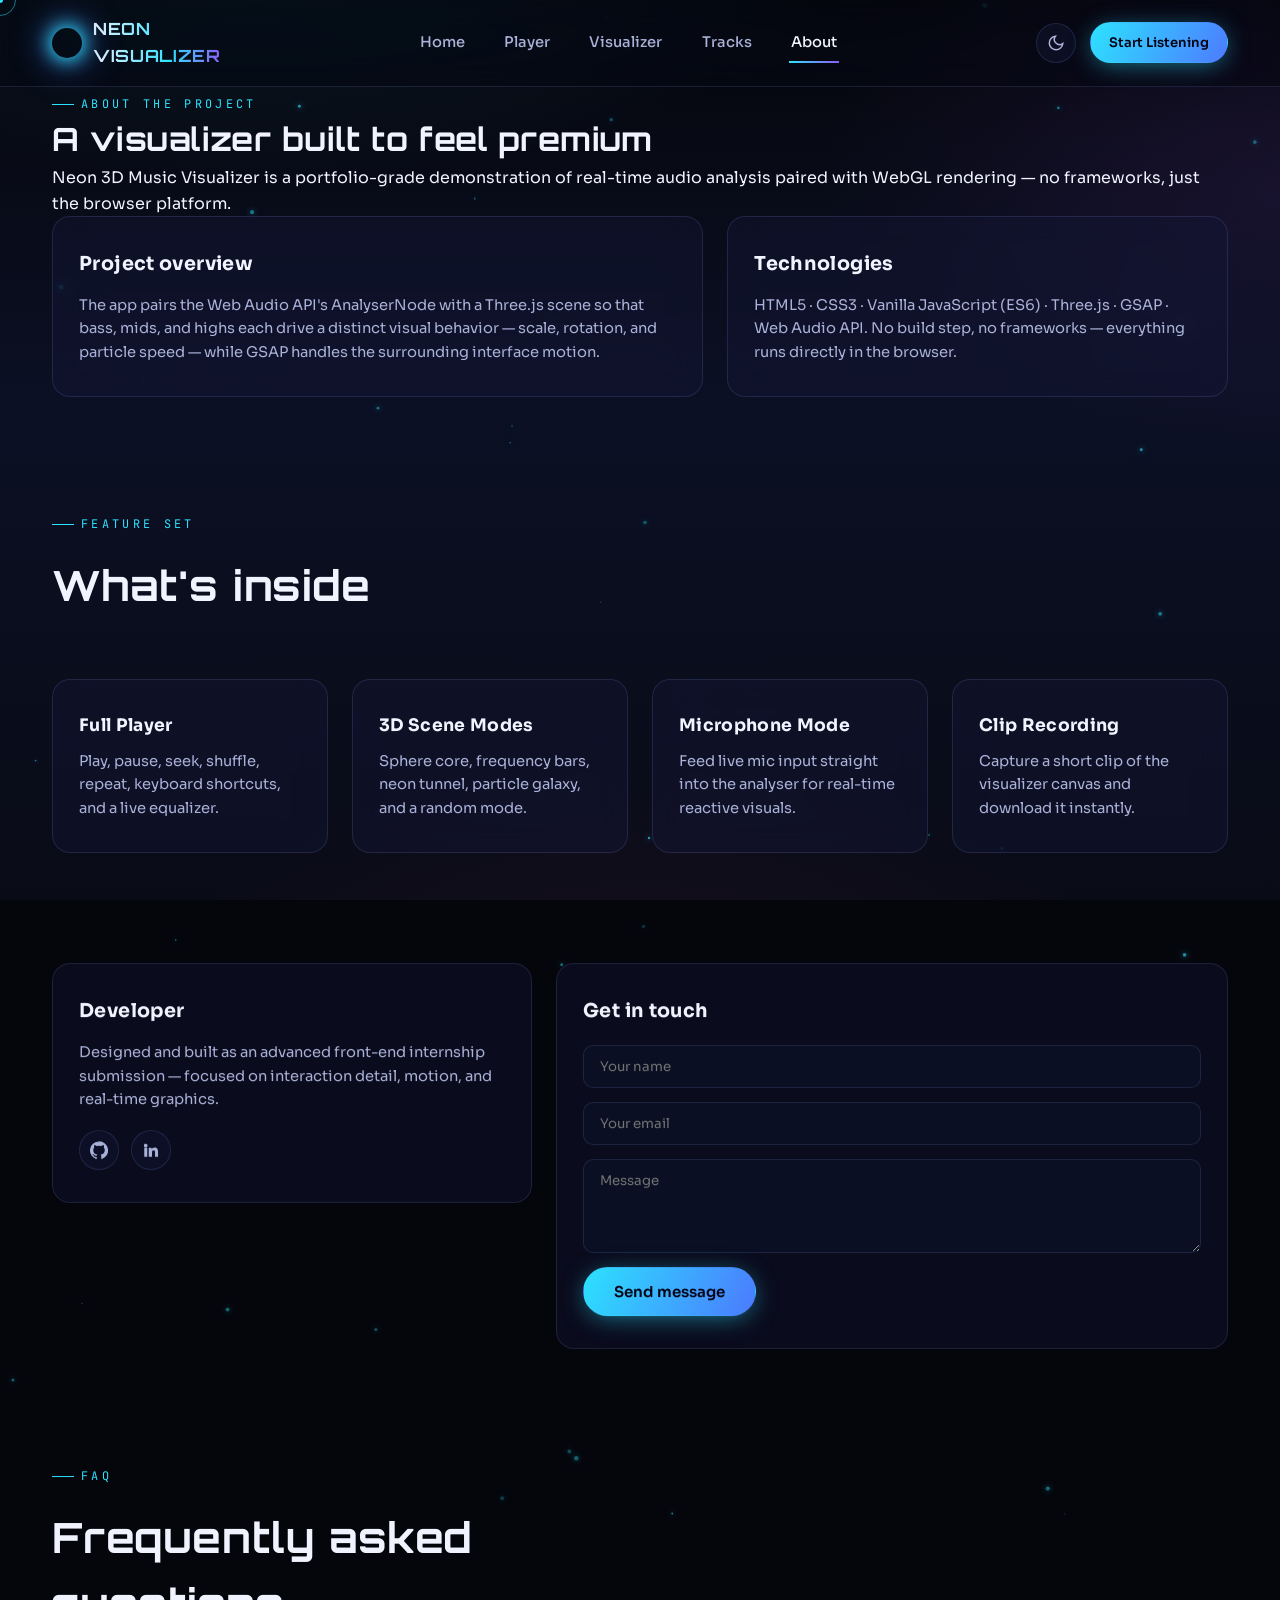
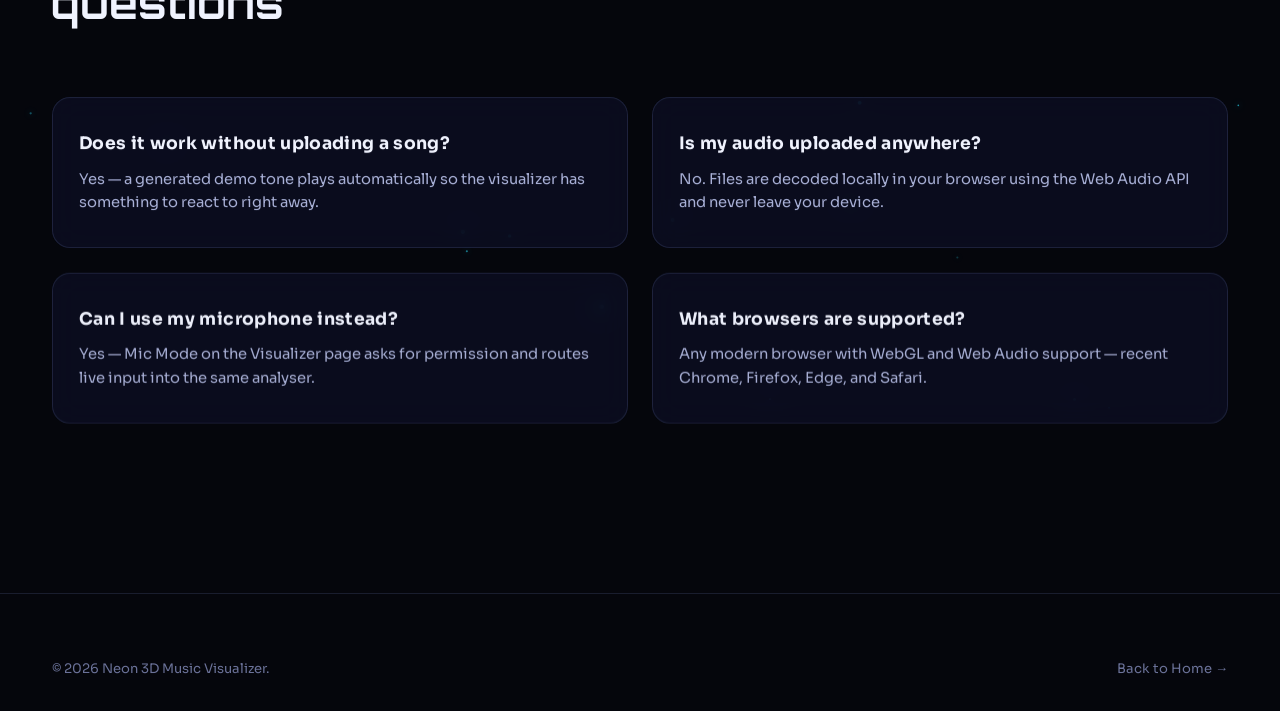
<file: about.html>
<!DOCTYPE html>
<html lang="en" data-theme="blue" data-mode="dark">
<head>
<meta charset="UTF-8">
<meta name="viewport" content="width=device-width, initial-scale=1.0">
<title>About — Neon 3D Music Visualizer</title>
<link rel="stylesheet" href="css/style.css">
<link rel="stylesheet" href="css/responsive.css">
</head>
<body>

<div id="loader"><div class="loader-ring"></div><div class="loader-pct mono" id="loader-pct">Loading 0%</div></div>
<canvas id="bg-particles"></canvas>
<div id="cursor-dot"></div><div id="cursor-ring"></div>

<header class="site-nav">
  <div class="nav-inner">
    <a href="index.html" class="logo"><span class="logo-mark"></span><span>NEON<br>VISUALIZER</span></a>
    <nav class="nav-links">
      <a href="index.html">Home</a>
      <a href="player.html">Player</a>
      <a href="visualizer.html">Visualizer</a>
      <a href="tracks.html">Tracks</a>
      <a href="about.html" class="active">About</a>
    </nav>
    <div class="nav-actions">
      <button class="icon-btn" id="mode-toggle" title="Toggle light/dark">
        <svg viewBox="0 0 24 24" fill="none" stroke="currentColor" stroke-width="2"><path d="M21 12.79A9 9 0 1111.21 3 7 7 0 0021 12.79z"/></svg>
      </button>
      <a href="player.html" class="btn btn-primary btn-sm">Start Listening</a>
      <button class="hamburger" id="hamburger"><span></span><span></span><span></span></button>
    </div>
  </div>
</header>
<div class="menu-scrim" id="menu-scrim"></div>
<nav class="mobile-menu" id="mobile-menu">
  <a href="index.html">Home</a>
  <a href="player.html">Player</a>
  <a href="visualizer.html">Visualizer</a>
  <a href="tracks.html">Tracks</a>
  <a href="about.html">About</a>
</nav>

<div class="wrap page-head reveal">
  <span class="eyebrow">About the project</span>
  <h1>A visualizer built to feel premium</h1>
  <p>Neon 3D Music Visualizer is a portfolio-grade demonstration of real-time audio analysis paired with WebGL rendering — no frameworks, just the browser platform.</p>
</div>

<section class="section" style="padding-top:0;">
  <div class="wrap">
    <div class="card-grid" style="grid-template-columns:1.3fr 1fr;gap:24px;">
      <div class="glass-card reveal">
        <h3 style="font-size:1.2rem;margin-bottom:14px;">Project overview</h3>
        <p>The app pairs the Web Audio API's AnalyserNode with a Three.js scene so that bass, mids, and highs each drive a distinct visual behavior — scale, rotation, and particle speed — while GSAP handles the surrounding interface motion.</p>
      </div>
      <div class="glass-card reveal">
        <h3 style="font-size:1.2rem;margin-bottom:14px;">Technologies</h3>
        <p>HTML5 · CSS3 · Vanilla JavaScript (ES6) · Three.js · GSAP · Web Audio API. No build step, no frameworks — everything runs directly in the browser.</p>
      </div>
    </div>
  </div>
</section>

<section class="section" style="padding-top:0;">
  <div class="wrap">
    <div class="section-head reveal">
      <span class="eyebrow">Feature set</span>
      <h2>What's inside</h2>
    </div>
    <div class="card-grid">
      <div class="glass-card reveal"><h3>Full Player</h3><p>Play, pause, seek, shuffle, repeat, keyboard shortcuts, and a live equalizer.</p></div>
      <div class="glass-card reveal"><h3>3D Scene Modes</h3><p>Sphere core, frequency bars, neon tunnel, particle galaxy, and a random mode.</p></div>
      <div class="glass-card reveal"><h3>Microphone Mode</h3><p>Feed live mic input straight into the analyser for real-time reactive visuals.</p></div>
      <div class="glass-card reveal"><h3>Clip Recording</h3><p>Capture a short clip of the visualizer canvas and download it instantly.</p></div>
    </div>
  </div>
</section>

<section class="section" style="padding-top:0;">
  <div class="wrap">
    <div class="card-grid" style="grid-template-columns:1fr 1.4fr;gap:24px;align-items:start;">
      <div class="glass-card reveal">
        <h3 style="font-size:1.2rem;margin-bottom:14px;">Developer</h3>
        <p style="margin-bottom:18px;">Designed and built as an advanced front-end internship submission — focused on interaction detail, motion, and real-time graphics.</p>
        <div class="social-row">
          <a href="#" class="icon-btn" title="GitHub"><svg viewBox="0 0 24 24" fill="currentColor"><path d="M12 .5a12 12 0 00-3.79 23.39c.6.11.82-.26.82-.58v-2c-3.34.73-4.04-1.61-4.04-1.61-.55-1.39-1.34-1.76-1.34-1.76-1.09-.75.08-.73.08-.73 1.21.08 1.85 1.24 1.85 1.24 1.07 1.84 2.81 1.31 3.5 1 .11-.78.42-1.31.76-1.61-2.67-.3-5.47-1.33-5.47-5.93 0-1.31.47-2.38 1.24-3.22-.12-.3-.54-1.52.12-3.18 0 0 1.01-.32 3.3 1.23a11.5 11.5 0 016 0c2.29-1.55 3.3-1.23 3.3-1.23.66 1.66.24 2.88.12 3.18.77.84 1.24 1.91 1.24 3.22 0 4.61-2.81 5.63-5.49 5.92.43.37.81 1.1.81 2.22v3.29c0 .32.22.7.83.58A12 12 0 0012 .5z"/></svg></a>
          <a href="#" class="icon-btn" title="LinkedIn"><svg viewBox="0 0 24 24" fill="currentColor"><path d="M4.98 3.5a2.5 2.5 0 11-.02 5 2.5 2.5 0 01.02-5zM3 9h4v12H3zM9 9h3.8v1.7h.05c.53-1 1.83-2.05 3.77-2.05 4.03 0 4.77 2.65 4.77 6.1V21h-4v-5.6c0-1.34-.03-3.06-1.87-3.06-1.87 0-2.16 1.46-2.16 2.96V21H9z"/></svg></a>
        </div>
      </div>
      <div class="glass-card reveal" id="contact">
        <h3 style="font-size:1.2rem;margin-bottom:18px;">Get in touch</h3>
        <form id="contact-form" style="display:flex;flex-direction:column;gap:14px;">
          <input required type="text" placeholder="Your name" style="background:var(--navy-1);border:1px solid var(--glass-brd);border-radius:10px;padding:12px 16px;color:var(--text-hi);">
          <input required type="email" placeholder="Your email" style="background:var(--navy-1);border:1px solid var(--glass-brd);border-radius:10px;padding:12px 16px;color:var(--text-hi);">
          <textarea required placeholder="Message" rows="4" style="background:var(--navy-1);border:1px solid var(--glass-brd);border-radius:10px;padding:12px 16px;color:var(--text-hi);resize:vertical;"></textarea>
          <button type="submit" class="btn btn-primary" style="align-self:flex-start;">Send message</button>
        </form>
      </div>
    </div>
  </div>
</section>

<section class="section" id="faq" style="padding-top:0;">
  <div class="wrap">
    <div class="section-head reveal">
      <span class="eyebrow">FAQ</span>
      <h2>Frequently asked questions</h2>
    </div>
    <div class="card-grid" style="grid-template-columns:1fr 1fr;">
      <div class="glass-card reveal"><h3>Does it work without uploading a song?</h3><p>Yes — a generated demo tone plays automatically so the visualizer has something to react to right away.</p></div>
      <div class="glass-card reveal"><h3>Is my audio uploaded anywhere?</h3><p>No. Files are decoded locally in your browser using the Web Audio API and never leave your device.</p></div>
      <div class="glass-card reveal"><h3>Can I use my microphone instead?</h3><p>Yes — Mic Mode on the Visualizer page asks for permission and routes live input into the same analyser.</p></div>
      <div class="glass-card reveal"><h3>What browsers are supported?</h3><p>Any modern browser with WebGL and Web Audio support — recent Chrome, Firefox, Edge, and Safari.</p></div>
    </div>
  </div>
</section>

<footer class="site-footer">
  <div class="wrap footer-bottom">
    <span>© 2026 Neon 3D Music Visualizer.</span>
    <a href="index.html">Back to Home →</a>
  </div>
</footer>

<div id="toast-stack"></div>
<button id="back-to-top" title="Back to top"><svg viewBox="0 0 24 24" fill="none" stroke="currentColor" stroke-width="2" width="18" height="18"><path d="M12 19V5M5 12l7-7 7 7"/></svg></button>

<script src="https://cdnjs.cloudflare.com/ajax/libs/gsap/3.12.5/gsap.min.js"></script>
<script src="js/theme.js"></script>
<script src="js/app.js"></script>
<script>
document.getElementById('contact-form').addEventListener('submit', function(e){
  e.preventDefault();
  showToast('Message sent — thanks for reaching out!');
  this.reset();
});
</script>
</body>
</html>
</file>
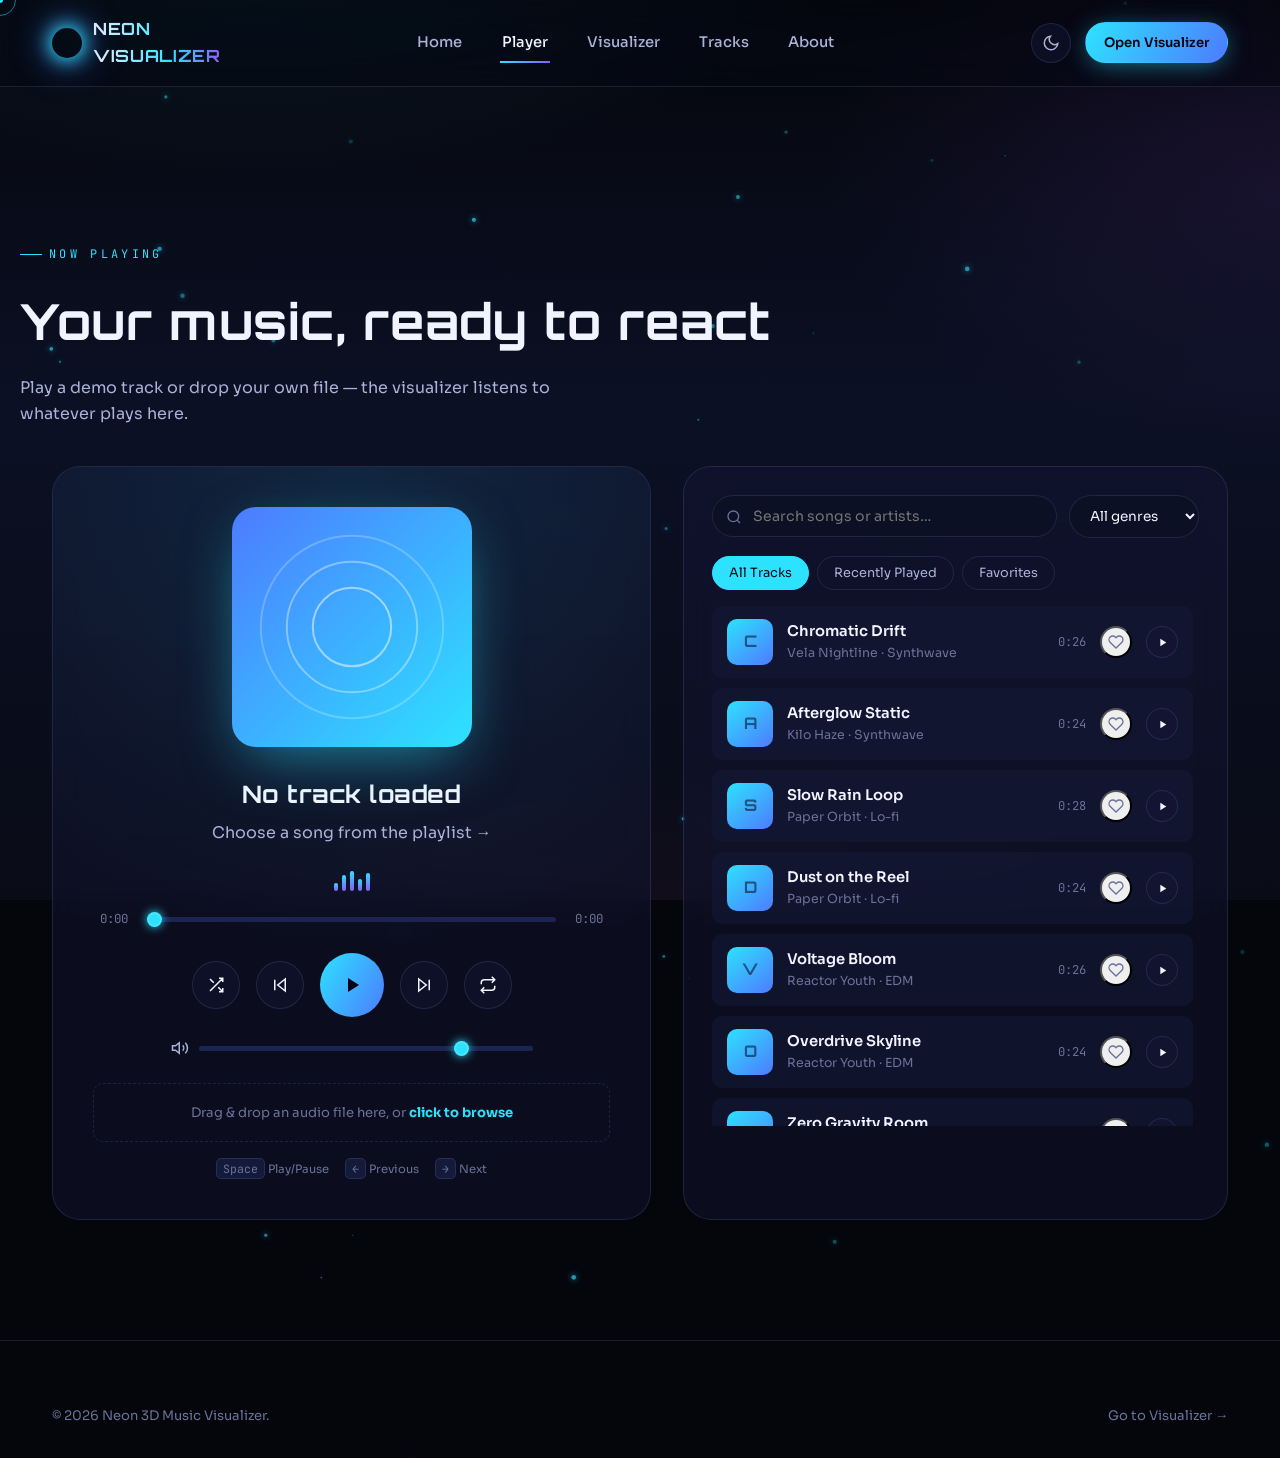
<file: player.html>
<!DOCTYPE html>
<html lang="en" data-theme="blue" data-mode="dark">
<head>
<meta charset="UTF-8">
<meta name="viewport" content="width=device-width, initial-scale=1.0">
<title>Player — Neon 3D Music Visualizer</title>
<link rel="stylesheet" href="css/style.css">
<link rel="stylesheet" href="css/player.css">
<link rel="stylesheet" href="css/responsive.css">
</head>
<body>

<div id="loader"><div class="loader-ring"></div><div class="loader-pct mono" id="loader-pct">Loading 0%</div></div>
<canvas id="bg-particles"></canvas>
<div id="cursor-dot"></div><div id="cursor-ring"></div>

<header class="site-nav">
  <div class="nav-inner">
    <a href="index.html" class="logo"><span class="logo-mark"></span><span>NEON<br>VISUALIZER</span></a>
    <nav class="nav-links">
      <a href="index.html">Home</a>
      <a href="player.html" class="active">Player</a>
      <a href="visualizer.html">Visualizer</a>
      <a href="tracks.html">Tracks</a>
      <a href="about.html">About</a>
    </nav>
    <div class="nav-actions">
      <button class="icon-btn" id="mode-toggle" title="Toggle light/dark">
        <svg viewBox="0 0 24 24" fill="none" stroke="currentColor" stroke-width="2"><path d="M21 12.79A9 9 0 1111.21 3 7 7 0 0021 12.79z"/></svg>
      </button>
      <a href="visualizer.html" class="btn btn-primary btn-sm">Open Visualizer</a>
      <button class="hamburger" id="hamburger"><span></span><span></span><span></span></button>
    </div>
  </div>
</header>
<div class="menu-scrim" id="menu-scrim"></div>
<nav class="mobile-menu" id="mobile-menu">
  <a href="index.html">Home</a>
  <a href="player.html">Player</a>
  <a href="visualizer.html">Visualizer</a>
  <a href="tracks.html">Tracks</a>
  <a href="about.html">About</a>
</nav>

<div class="wrap page-head reveal">
  <span class="eyebrow">Now Playing</span>
  <h1>Your music, ready to react</h1>
  <p>Play a demo track or drop your own file — the visualizer listens to whatever plays here.</p>
</div>

<div class="wrap player-layout">
  <!-- NOW PLAYING -->
  <div class="now-playing reveal">
    <div class="album-art" id="album-art"><canvas id="album-canvas"></canvas></div>
    <h2 id="track-title">No track loaded</h2>
    <p id="track-artist">Choose a song from the playlist →</p>

    <div class="mini-eq paused" id="mini-eq"><span></span><span></span><span></span><span></span><span></span></div>

    <div class="seek-row">
      <span class="time mono" id="time-current">0:00</span>
      <input type="range" id="seek-bar" min="0" max="100" value="0">
      <span class="time mono" id="time-duration">0:00</span>
    </div>

    <div class="transport">
      <button id="btn-shuffle" title="Shuffle"><svg viewBox="0 0 24 24" fill="none" stroke="currentColor" stroke-width="2"><path d="M16 3h5v5M4 20L21 3M21 16v5h-5M4 4l5 5M15 15l6 6"/></svg></button>
      <button id="btn-prev" title="Previous"><svg viewBox="0 0 24 24" fill="none" stroke="currentColor" stroke-width="2"><path d="M19 20L9 12l10-8v16zM5 19V5"/></svg></button>
      <button id="btn-play" class="play-btn" title="Play / Pause (Space)"><svg id="play-icon" viewBox="0 0 24 24" fill="currentColor"><path d="M8 5v14l11-7z"/></svg></button>
      <button id="btn-next" title="Next"><svg viewBox="0 0 24 24" fill="none" stroke="currentColor" stroke-width="2"><path d="M5 4l10 8-10 8V4zM19 5v14"/></svg></button>
      <button id="btn-repeat" title="Repeat"><svg viewBox="0 0 24 24" fill="none" stroke="currentColor" stroke-width="2"><path d="M17 1l4 4-4 4M3 11V9a4 4 0 014-4h14M7 23l-4-4 4-4M21 13v2a4 4 0 01-4 4H3"/></svg></button>
    </div>

    <div class="vol-row">
      <svg viewBox="0 0 24 24" fill="none" stroke="currentColor" stroke-width="2"><path d="M11 5L6 9H2v6h4l5 4V5zM19.07 4.93a10 10 0 010 14.14M15.54 8.46a5 5 0 010 7.07"/></svg>
      <input type="range" id="vol-bar" min="0" max="100" value="80">
    </div>

    <div class="upload-drop" id="upload-drop">
      Drag &amp; drop an audio file here, or <b style="color:var(--accent)">click to browse</b>
      <input type="file" id="file-input" accept="audio/*" hidden>
    </div>

    <div class="kbd-hint">
      <span><kbd>Space</kbd> Play/Pause</span>
      <span><kbd>←</kbd> Previous</span>
      <span><kbd>→</kbd> Next</span>
    </div>
  </div>

  <!-- PLAYLIST -->
  <div class="playlist-panel reveal">
    <div class="playlist-tools">
      <div class="search-box">
        <svg viewBox="0 0 24 24" fill="none" stroke="currentColor" stroke-width="2"><circle cx="11" cy="11" r="8"/><path d="M21 21l-4.3-4.3"/></svg>
        <input type="text" id="song-search" placeholder="Search songs or artists…">
      </div>
      <select id="genre-filter">
        <option value="all">All genres</option>
        <option value="Synthwave">Synthwave</option>
        <option value="Lo-fi">Lo-fi</option>
        <option value="EDM">EDM</option>
        <option value="Ambient">Ambient</option>
        <option value="Cyberpunk">Cyberpunk</option>
      </select>
    </div>

    <div class="tab-row">
      <button class="tab-btn active" data-tab="all">All Tracks</button>
      <button class="tab-btn" data-tab="recent">Recently Played</button>
      <button class="tab-btn" data-tab="favorites">Favorites</button>
    </div>

    <div class="song-list" id="song-list"></div>
  </div>
</div>

<footer class="site-footer">
  <div class="wrap footer-bottom">
    <span>© 2026 Neon 3D Music Visualizer.</span>
    <a href="visualizer.html">Go to Visualizer →</a>
  </div>
</footer>

<div id="toast-stack"></div>
<button id="back-to-top" title="Back to top"><svg viewBox="0 0 24 24" fill="none" stroke="currentColor" stroke-width="2" width="18" height="18"><path d="M12 19V5M5 12l7-7 7 7"/></svg></button>

<script src="https://cdnjs.cloudflare.com/ajax/libs/gsap/3.12.5/gsap.min.js"></script>
<script src="js/theme.js"></script>
<script src="js/app.js"></script>
<script src="js/audio.js"></script>
<script src="js/player.js"></script>
</body>
</html>
</file>
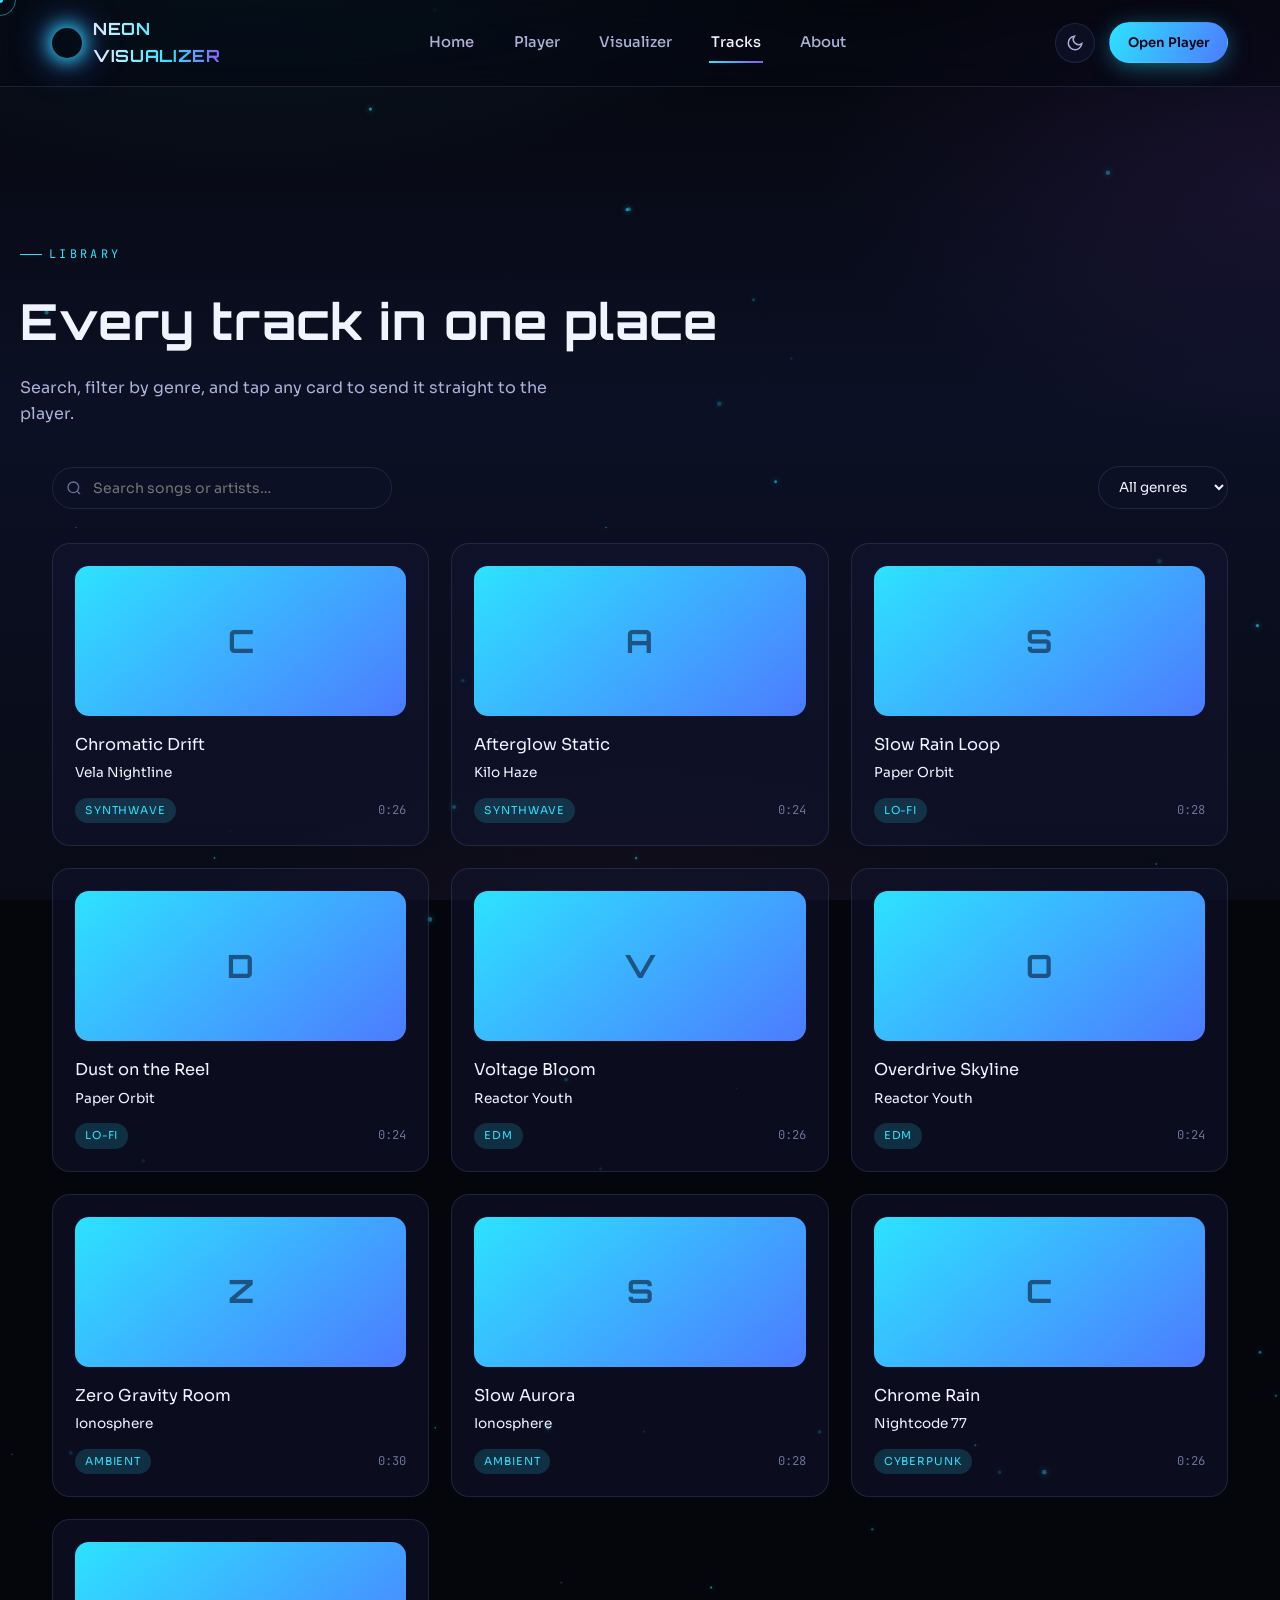
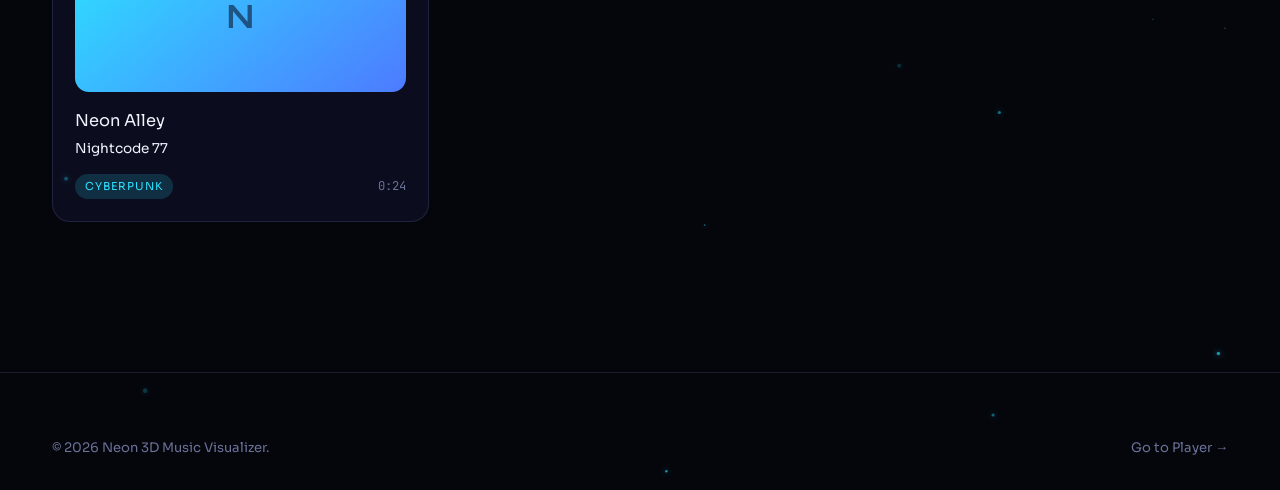
<file: tracks.html>
<!DOCTYPE html>
<html lang="en" data-theme="blue" data-mode="dark">
<head>
<meta charset="UTF-8">
<meta name="viewport" content="width=device-width, initial-scale=1.0">
<title>Tracks — Neon 3D Music Visualizer</title>
<link rel="stylesheet" href="css/style.css">
<link rel="stylesheet" href="css/player.css">
<link rel="stylesheet" href="css/responsive.css">
</head>
<body>

<div id="loader"><div class="loader-ring"></div><div class="loader-pct mono" id="loader-pct">Loading 0%</div></div>
<canvas id="bg-particles"></canvas>
<div id="cursor-dot"></div><div id="cursor-ring"></div>

<header class="site-nav">
  <div class="nav-inner">
    <a href="index.html" class="logo"><span class="logo-mark"></span><span>NEON<br>VISUALIZER</span></a>
    <nav class="nav-links">
      <a href="index.html">Home</a>
      <a href="player.html">Player</a>
      <a href="visualizer.html">Visualizer</a>
      <a href="tracks.html" class="active">Tracks</a>
      <a href="about.html">About</a>
    </nav>
    <div class="nav-actions">
      <button class="icon-btn" id="mode-toggle" title="Toggle light/dark">
        <svg viewBox="0 0 24 24" fill="none" stroke="currentColor" stroke-width="2"><path d="M21 12.79A9 9 0 1111.21 3 7 7 0 0021 12.79z"/></svg>
      </button>
      <a href="player.html" class="btn btn-primary btn-sm">Open Player</a>
      <button class="hamburger" id="hamburger"><span></span><span></span><span></span></button>
    </div>
  </div>
</header>
<div class="menu-scrim" id="menu-scrim"></div>
<nav class="mobile-menu" id="mobile-menu">
  <a href="index.html">Home</a>
  <a href="player.html">Player</a>
  <a href="visualizer.html">Visualizer</a>
  <a href="tracks.html">Tracks</a>
  <a href="about.html">About</a>
</nav>

<div class="wrap page-head reveal">
  <span class="eyebrow">Library</span>
  <h1>Every track in one place</h1>
  <p>Search, filter by genre, and tap any card to send it straight to the player.</p>
</div>

<div class="wrap">
  <div class="tracks-toolbar reveal">
    <div class="search-box" style="max-width:340px;">
      <svg viewBox="0 0 24 24" fill="none" stroke="currentColor" stroke-width="2"><circle cx="11" cy="11" r="8"/><path d="M21 21l-4.3-4.3"/></svg>
      <input type="text" id="song-search" placeholder="Search songs or artists…">
    </div>
    <select id="genre-filter">
      <option value="all">All genres</option>
      <option value="Synthwave">Synthwave</option>
      <option value="Lo-fi">Lo-fi</option>
      <option value="EDM">EDM</option>
      <option value="Ambient">Ambient</option>
      <option value="Cyberpunk">Cyberpunk</option>
    </select>
  </div>
  <div class="track-grid reveal" id="track-grid"></div>
</div>

<footer class="site-footer">
  <div class="wrap footer-bottom">
    <span>© 2026 Neon 3D Music Visualizer.</span>
    <a href="player.html">Go to Player →</a>
  </div>
</footer>

<div id="toast-stack"></div>
<button id="back-to-top" title="Back to top"><svg viewBox="0 0 24 24" fill="none" stroke="currentColor" stroke-width="2" width="18" height="18"><path d="M12 19V5M5 12l7-7 7 7"/></svg></button>

<script src="https://cdnjs.cloudflare.com/ajax/libs/gsap/3.12.5/gsap.min.js"></script>
<script src="js/theme.js"></script>
<script src="js/app.js"></script>
<script src="js/audio.js"></script>
<script src="js/tracks.js"></script>
</body>
</html>
</file>
<file: css/style.css>
/* ==========================================================================
   NEON 3D MUSIC VISUALIZER — CORE STYLESHEET
   Design tokens, reset, layout primitives, shared components
   ========================================================================== */

@import url('https://fonts.googleapis.com/css2?family=Orbitron:wght@500;700;900&family=Sora:wght@300;400;500;600;700&family=JetBrains+Mono:wght@400;500;600&display=swap');

:root {
  /* -- Palette -------------------------------------------------------- */
  --void:        #05060c;
  --void-soft:   #090b16;
  --navy-1:      #0b1024;
  --navy-2:      #141a3a;
  --navy-3:      #1c2452;

  --cyan:        #2de2ff;
  --cyan-dim:    #16a3c4;
  --purple:      #a855f7;
  --purple-dim:  #6d28d9;
  --pink:        #ff4fa3;
  --pink-dim:    #c22d78;

  --text-hi:     #f1f4ff;
  --text-mid:    #aab2d8;
  --text-low:    #6b7299;

  --glass-bg:    rgba(20, 24, 55, 0.45);
  --glass-brd:   rgba(150, 170, 255, 0.14);

  /* -- Theme accent (overridden by theme.js) --------------------------- */
  --accent: var(--cyan);
  --accent-2: var(--purple);
  --accent-3: var(--pink);

  /* -- Type ------------------------------------------------------------ */
  --f-display: 'Orbitron', sans-serif;
  --f-body: 'Sora', sans-serif;
  --f-mono: 'JetBrains Mono', monospace;

  /* -- Elevation / motion ----------------------------------------------- */
  --radius-sm: 10px;
  --radius-md: 18px;
  --radius-lg: 28px;
  --ease-out: cubic-bezier(.16,.84,.44,1);
  --dur: .45s;
}

/* Theme variants — data-theme set on <html> and persisted via localStorage */
html[data-theme="blue"]   { --accent:#2de2ff; --accent-2:#4d7bff; --accent-3:#8b5cf6; }
html[data-theme="purple"] { --accent:#a855f7; --accent-2:#7c3aed; --accent-3:#d946ef; }
html[data-theme="pink"]   { --accent:#ff4fa3; --accent-2:#ff2d95; --accent-3:#ff8dc7; }
html[data-theme="green"]  { --accent:#39ff9e; --accent-2:#0fdc9e; --accent-3:#8bff5a; }
html[data-theme="orange"] { --accent:#ff9142; --accent-2:#ff5f2e; --accent-3:#ffc65c; }

html[data-mode="light"] {
  --void:#eef1fb; --void-soft:#e6e9f9; --navy-1:#dfe3f7; --navy-2:#d3d8f3; --navy-3:#c6cdf0;
  --text-hi:#0c0e1c; --text-mid:#3c4270; --text-low:#6a7099;
  --glass-bg: rgba(255,255,255,0.55); --glass-brd: rgba(60,70,140,0.16);
}

* { margin:0; padding:0; box-sizing:border-box; }
html { scroll-behavior:smooth; }

body {
  background: var(--void);
  color: var(--text-hi);
  font-family: var(--f-body);
  font-weight: 400;
  line-height: 1.6;
  overflow-x: hidden;
  min-height: 100vh;
  transition: background var(--dur) var(--ease-out), color var(--dur) var(--ease-out);
}

body::before {
  content:'';
  position:fixed; inset:0;
  background:
    radial-gradient(ellipse 80% 50% at 20% -10%, rgba(45,226,255,0.10), transparent 60%),
    radial-gradient(ellipse 60% 50% at 100% 20%, rgba(168,85,247,0.10), transparent 60%),
    radial-gradient(ellipse 70% 60% at 50% 120%, rgba(255,79,163,0.08), transparent 60%),
    linear-gradient(180deg, var(--void) 0%, var(--navy-1) 45%, var(--void-soft) 100%);
  z-index:-3; pointer-events:none;
}

a { color:inherit; text-decoration:none; }
ul { list-style:none; }
img { max-width:100%; display:block; }
button, input, select, textarea { font-family:inherit; color:inherit; }

.mono { font-family: var(--f-mono); }
h1,h2,h3,h4 { font-family: var(--f-display); letter-spacing:.02em; }

.wrap {
  max-width: 1240px;
  margin: 0 auto;
  padding: 0 32px;
}

.eyebrow {
  font-family: var(--f-mono);
  font-size: .74rem;
  letter-spacing: .28em;
  text-transform: uppercase;
  color: var(--accent);
  display:inline-flex;
  align-items:center;
  gap:.6em;
}
.eyebrow::before {
  content:'';
  width:22px; height:1px;
  background: var(--accent);
  display:inline-block;
}

/* -- Canvas background layers (particles / stars) -------------------- */
#bg-particles, #bg-stars {
  position: fixed; inset:0; z-index:-2; pointer-events:none;
}

/* ==========================================================================
   NAVIGATION
   ========================================================================== */
.site-nav {
  position: sticky; top:0; z-index:200;
  backdrop-filter: blur(16px) saturate(140%);
  background: rgba(6,8,18,0.55);
  border-bottom: 1px solid var(--glass-brd);
  transition: background var(--dur);
}
html[data-mode="light"] .site-nav { background: rgba(240,242,255,0.6); }

.nav-inner {
  max-width: 1240px; margin:0 auto; padding: 16px 32px;
  display:flex; align-items:center; justify-content:space-between;
  gap: 24px;
}

.logo {
  display:flex; align-items:center; gap:.65em;
  font-family: var(--f-display); font-weight:700;
  font-size: 1.05rem; letter-spacing:.04em;
  white-space: nowrap;
}
.logo-mark {
  width: 30px; height:30px; border-radius:50%;
  position:relative; flex-shrink:0;
  background: radial-gradient(circle at 35% 30%, #fff, var(--accent) 40%, var(--accent-2) 75%, transparent 100%);
  box-shadow: 0 0 18px 2px var(--accent), 0 0 34px 6px color-mix(in srgb, var(--accent-2) 60%, transparent);
  animation: pulse-logo 2.6s ease-in-out infinite;
}
@keyframes pulse-logo {
  0%,100% { transform:scale(1); }
  50% { transform:scale(1.14); }
}
.logo span { background: linear-gradient(90deg, var(--text-hi), var(--accent) 60%, var(--accent-3));
  -webkit-background-clip:text; background-clip:text; color:transparent; }

.nav-links {
  display:flex; align-items:center; gap: 2.2rem;
}
.nav-links a {
  font-size:.92rem; font-weight:500; color: var(--text-mid);
  position:relative; padding: 6px 2px;
  transition: color .25s;
}
.nav-links a::after {
  content:''; position:absolute; left:0; bottom:-2px; width:0; height:2px;
  background: linear-gradient(90deg,var(--accent),var(--accent-3));
  transition: width .3s var(--ease-out);
}
.nav-links a:hover, .nav-links a.active { color: var(--text-hi); }
.nav-links a:hover::after, .nav-links a.active::after { width:100%; }

.nav-actions { display:flex; align-items:center; gap:14px; }

.icon-btn {
  width:40px; height:40px; border-radius:50%;
  display:flex; align-items:center; justify-content:center;
  background: var(--glass-bg); border:1px solid var(--glass-brd);
  cursor:pointer; transition: all .25s var(--ease-out);
  color: var(--text-mid);
}
.icon-btn:hover { color: var(--accent); border-color: var(--accent); box-shadow:0 0 14px color-mix(in srgb, var(--accent) 40%, transparent); transform: translateY(-2px); }
.icon-btn svg { width:18px; height:18px; }

.hamburger { display:none; flex-direction:column; gap:5px; width:40px; height:40px; align-items:center; justify-content:center; background:none; border:none; cursor:pointer; }
.hamburger span { width:22px; height:2px; background: var(--text-hi); border-radius:2px; transition: all .3s var(--ease-out); }
.hamburger.open span:nth-child(1) { transform: translateY(7px) rotate(45deg); }
.hamburger.open span:nth-child(2) { opacity:0; }
.hamburger.open span:nth-child(3) { transform: translateY(-7px) rotate(-45deg); }

.mobile-menu {
  position: fixed; inset: 0 0 0 auto; width:min(78vw, 320px); height:100vh;
  background: var(--void-soft); border-left:1px solid var(--glass-brd);
  z-index: 300; padding: 100px 32px 40px;
  transform: translateX(100%); transition: transform .4s var(--ease-out);
  display:flex; flex-direction:column; gap:1.6rem;
}
.mobile-menu.open { transform: translateX(0); }
.mobile-menu a { font-family: var(--f-display); font-size:1.1rem; color: var(--text-hi); }
.menu-scrim { position:fixed; inset:0; background:rgba(0,0,0,.5); z-index:290; opacity:0; pointer-events:none; transition:opacity .3s; backdrop-filter: blur(2px); }
.menu-scrim.open { opacity:1; pointer-events:auto; }

/* ==========================================================================
   BUTTONS
   ========================================================================== */
.btn {
  display:inline-flex; align-items:center; justify-content:center; gap:.6em;
  font-family: var(--f-body); font-weight:600; font-size:.94rem;
  padding: 14px 30px; border-radius: 100px; cursor:pointer;
  border:1px solid transparent; transition: all .3s var(--ease-out);
  position:relative; overflow:hidden; white-space:nowrap;
}
.btn-primary {
  background: linear-gradient(115deg, var(--accent), var(--accent-2));
  color:#040414; box-shadow: 0 4px 24px -4px color-mix(in srgb, var(--accent) 55%, transparent);
}
.btn-primary:hover { transform: translateY(-3px); box-shadow: 0 10px 34px -6px color-mix(in srgb, var(--accent) 70%, transparent); }
.btn-ghost {
  background: var(--glass-bg); border-color: var(--glass-brd); color: var(--text-hi);
  backdrop-filter: blur(10px);
}
.btn-ghost:hover { border-color: var(--accent); color: var(--accent); transform: translateY(-3px); }
.btn-sm { padding: 9px 18px; font-size:.82rem; }
.btn-icon-only { width:52px; height:52px; padding:0; border-radius:50%; }

/* ==========================================================================
   HERO
   ========================================================================== */
.hero {
  position:relative; min-height: 92vh; display:flex; align-items:center;
  padding: 140px 0 80px; overflow:hidden;
}
.hero-grid {
  display:grid; grid-template-columns: 1.1fr .9fr; gap: 60px; align-items:center;
  width:100%;
}
.hero-copy .eyebrow { margin-bottom: 22px; }
.hero-title {
  font-size: clamp(2.6rem, 6vw, 4.6rem); line-height:1.04; font-weight:900;
  margin-bottom: 26px;
}
.hero-title .line { display:block; overflow:hidden; }
.hero-title .grad {
  background: linear-gradient(100deg, var(--cyan), var(--purple) 55%, var(--pink));
  -webkit-background-clip:text; background-clip:text; color:transparent;
  filter: drop-shadow(0 0 22px color-mix(in srgb, var(--accent) 45%, transparent));
}
.hero-sub {
  font-size: 1.15rem; color: var(--text-mid); max-width: 480px; margin-bottom: 40px;
}
.hero-actions { display:flex; gap:18px; flex-wrap:wrap; margin-bottom:56px; }

.hero-stats { display:flex; gap: 42px; }
.hero-stats .stat b {
  display:block; font-family: var(--f-mono); font-size:1.7rem; color: var(--text-hi);
}
.hero-stats .stat span { font-size:.78rem; color: var(--text-low); letter-spacing:.04em; text-transform:uppercase; }

.hero-orb-stage {
  position:relative; aspect-ratio: 1/1; display:flex; align-items:center; justify-content:center;
}
#hero-orb-canvas { width:100%; height:100%; }

.scroll-indicator {
  position:absolute; bottom: 30px; left:50%; transform: translateX(-50%);
  display:flex; flex-direction:column; align-items:center; gap:8px;
  color: var(--text-low); font-family: var(--f-mono); font-size:.72rem; letter-spacing:.2em;
}
.scroll-indicator .stick { width:1px; height:34px; background: linear-gradient(var(--accent), transparent); animation: scrolldrop 1.8s ease-in-out infinite; }
@keyframes scrolldrop { 0% { transform:scaleY(0); transform-origin:top; } 50% { transform:scaleY(1); transform-origin:top; } 51% { transform-origin:bottom; } 100% { transform:scaleY(0); transform-origin:bottom; } }

/* ==========================================================================
   FEATURE CARDS
   ========================================================================== */
.section { padding: 110px 0; position:relative; }
.section-head { max-width: 620px; margin-bottom: 60px; }
.section-head h2 { font-size: clamp(1.8rem,3.4vw,2.6rem); margin-top:18px; }
.section-head p { color: var(--text-mid); margin-top:16px; font-size:1.05rem; }

.card-grid { display:grid; grid-template-columns: repeat(4, 1fr); gap: 24px; }

.glass-card {
  background: var(--glass-bg); border:1px solid var(--glass-brd);
  border-radius: var(--radius-md); padding: 32px 26px;
  backdrop-filter: blur(14px); position:relative; overflow:hidden;
  transition: transform .4s var(--ease-out), border-color .4s;
}
.glass-card::before {
  content:''; position:absolute; inset:-1px; border-radius: inherit; padding:1px;
  background: linear-gradient(140deg, var(--accent), transparent 40%);
  -webkit-mask: linear-gradient(#000 0 0) content-box, linear-gradient(#000 0 0);
  -webkit-mask-composite: xor; mask-composite: exclude;
  opacity:0; transition: opacity .4s;
}
.glass-card:hover { transform: translateY(-8px); }
.glass-card:hover::before { opacity:1; }

.card-icon {
  width:52px; height:52px; border-radius: 14px; margin-bottom: 20px;
  display:flex; align-items:center; justify-content:center;
  background: linear-gradient(140deg, color-mix(in srgb, var(--accent) 22%, transparent), color-mix(in srgb, var(--accent-2) 12%, transparent));
  border: 1px solid var(--glass-brd); color: var(--accent);
}
.card-icon svg { width:26px; height:26px; }
.glass-card h3 { font-size: 1.08rem; margin-bottom: 10px; font-family: var(--f-body); font-weight:700; }
.glass-card p { color: var(--text-mid); font-size: .92rem; }

/* ==========================================================================
   THEME SWATCH ROW (used on home + settings)
   ========================================================================== */
.theme-row { display:flex; gap: 14px; flex-wrap:wrap; }
.theme-dot {
  width: 42px; height:42px; border-radius:50%; cursor:pointer; position:relative;
  border: 2px solid transparent; transition: all .25s var(--ease-out);
}
.theme-dot.active { border-color: var(--text-hi); transform: scale(1.1); }
.theme-dot[data-t="blue"]   { background: radial-gradient(circle at 35% 30%,#fff,#2de2ff,#4d7bff); }
.theme-dot[data-t="purple"] { background: radial-gradient(circle at 35% 30%,#fff,#a855f7,#7c3aed); }
.theme-dot[data-t="pink"]   { background: radial-gradient(circle at 35% 30%,#fff,#ff4fa3,#ff2d95); }
.theme-dot[data-t="green"]  { background: radial-gradient(circle at 35% 30%,#fff,#39ff9e,#0fdc9e); }
.theme-dot[data-t="orange"] { background: radial-gradient(circle at 35% 30%,#fff,#ff9142,#ff5f2e); }

/* ==========================================================================
   CTA BAND
   ========================================================================== */
.cta-band {
  border-radius: var(--radius-lg); padding: 70px 60px; text-align:center;
  background: linear-gradient(140deg, color-mix(in srgb, var(--accent) 14%, var(--navy-2)), color-mix(in srgb, var(--accent-3) 10%, var(--navy-1)));
  border: 1px solid var(--glass-brd); position:relative; overflow:hidden;
}
.cta-band h2 { font-size: clamp(1.7rem,3.4vw,2.5rem); margin-bottom:18px; }
.cta-band p { color: var(--text-mid); max-width:520px; margin:0 auto 34px; }

/* ==========================================================================
   FOOTER
   ========================================================================== */
.site-footer { padding: 64px 0 32px; border-top: 1px solid var(--glass-brd); margin-top:60px; }
.footer-grid { display:grid; grid-template-columns: 1.4fr 1fr 1fr 1fr; gap: 40px; margin-bottom: 50px; }
.footer-grid h4 { font-size:.82rem; text-transform:uppercase; letter-spacing:.14em; color: var(--text-low); margin-bottom:18px; }
.footer-grid a, .footer-grid p { color: var(--text-mid); font-size:.92rem; display:block; margin-bottom:10px; }
.footer-grid a:hover { color: var(--accent); }
.footer-bottom { display:flex; justify-content:space-between; align-items:center; flex-wrap:wrap; gap:14px; color: var(--text-low); font-size:.82rem; }
.social-row { display:flex; gap:12px; }

/* ==========================================================================
   TOASTS
   ========================================================================== */
#toast-stack { position:fixed; bottom:26px; right:26px; z-index:999; display:flex; flex-direction:column; gap:10px; }
.toast {
  background: var(--glass-bg); border:1px solid var(--glass-brd); backdrop-filter: blur(14px);
  padding: 14px 20px; border-radius: var(--radius-sm); font-size:.88rem;
  display:flex; align-items:center; gap:10px; min-width:220px;
  box-shadow: 0 10px 30px -8px rgba(0,0,0,.5);
  animation: toast-in .35s var(--ease-out);
  border-left: 3px solid var(--accent);
}
@keyframes toast-in { from { transform: translateX(30px); opacity:0; } to { transform:translateX(0); opacity:1; } }
.toast.out { animation: toast-out .3s var(--ease-out) forwards; }
@keyframes toast-out { to { transform: translateX(30px); opacity:0; } }

/* ==========================================================================
   LOADING SCREEN
   ========================================================================== */
#loader {
  position:fixed; inset:0; z-index:1000; background: var(--void);
  display:flex; flex-direction:column; align-items:center; justify-content:center; gap:22px;
  transition: opacity .6s var(--ease-out), visibility .6s;
}
#loader.hidden { opacity:0; visibility:hidden; pointer-events:none; }
.loader-ring { width:64px; height:64px; border-radius:50%; border:2px solid var(--glass-brd); border-top-color: var(--accent); animation: spin 1s linear infinite; }
@keyframes spin { to { transform: rotate(360deg); } }
.loader-pct { font-family: var(--f-mono); color: var(--text-mid); font-size:.85rem; letter-spacing:.1em; }

/* ==========================================================================
   SCROLLBAR + CURSOR + BACK TO TOP + RIPPLE
   ========================================================================== */
::-webkit-scrollbar { width:10px; }
::-webkit-scrollbar-track { background: var(--void-soft); }
::-webkit-scrollbar-thumb { background: linear-gradient(var(--accent), var(--accent-2)); border-radius:6px; }

#cursor-dot, #cursor-ring { position:fixed; top:0; left:0; pointer-events:none; z-index:998; border-radius:50%; transform:translate(-50%,-50%); }
#cursor-dot { width:6px; height:6px; background: var(--accent); }
#cursor-ring { width:32px; height:32px; border:1px solid var(--accent); opacity:.5; transition: width .2s, height .2s; }
@media (hover:none) { #cursor-dot, #cursor-ring { display:none; } }

#back-to-top {
  position:fixed; bottom:26px; left:26px; z-index:150;
  width:46px; height:46px; border-radius:50%;
  background: var(--glass-bg); border:1px solid var(--glass-brd); backdrop-filter: blur(10px);
  color: var(--text-hi); cursor:pointer; display:flex; align-items:center; justify-content:center;
  opacity:0; pointer-events:none; transform: translateY(10px);
  transition: all .35s var(--ease-out);
}
#back-to-top.show { opacity:1; pointer-events:auto; transform:translateY(0); }
#back-to-top:hover { border-color: var(--accent); color: var(--accent); }

.ripple { position:absolute; border-radius:50%; background: rgba(255,255,255,.35); transform:scale(0); animation: ripple .6s linear; pointer-events:none; }
@keyframes ripple { to { transform:scale(3.5); opacity:0; } }

/* reveal-on-scroll base state (GSAP toggles .in-view) */
.reveal { opacity:0; transform: translateY(34px); }
.reveal.in-view { opacity:1; transform:none; }

@media (prefers-reduced-motion: reduce) {
  * { animation-duration:.001ms !important; animation-iteration-count:1 !important; transition-duration:.001ms !important; scroll-behavior:auto !important; }
}
</file>
<file: css/responsive.css>
/* ==========================================================================
   RESPONSIVE RULES
   ========================================================================== */

@media (max-width: 1080px) {
  .card-grid { grid-template-columns: repeat(2, 1fr); }
  .track-grid { grid-template-columns: repeat(2, 1fr); }
  .footer-grid { grid-template-columns: 1fr 1fr; }
  .player-layout { grid-template-columns: 1fr; }
}

@media (max-width: 900px) {
  .nav-links { display:none; }
  .hamburger { display:flex; }
  .hero-grid { grid-template-columns: 1fr; }
  .hero-orb-stage { order:-1; max-width:320px; margin:0 auto; }
  .hero-stats { gap:26px; }
}

@media (max-width: 640px) {
  .wrap { padding:0 20px; }
  .nav-inner { padding:14px 20px; }
  .card-grid { grid-template-columns: 1fr; }
  .track-grid { grid-template-columns: 1fr; }
  .footer-grid { grid-template-columns: 1fr 1fr; gap:26px; }
  .hero { padding: 120px 0 60px; min-height:auto; }
  .hero-actions { flex-direction:column; }
  .hero-actions .btn { width:100%; }
  .cta-band { padding: 50px 24px; }
  .now-playing { padding:26px; }
  .album-art { width:190px; height:190px; }
  .vol-row { width:100%; }
  .viz-hud { padding: 96px 16px 16px; }
  .mode-rail { justify-content:flex-start; overflow-x:auto; padding-bottom:6px; }
  .hud-bottom { flex-direction:column; align-items:stretch; }
  .viz-source-panel { justify-content:space-between; }
  #back-to-top { left:16px; bottom:16px; }
  #toast-stack { right:16px; bottom:16px; left:16px; }
  .toast { min-width:0; }
}
</file>
<file: css/player.css>
/* ==========================================================================
   PLAYER + TRACKS STYLES
   ========================================================================== */

.page-head { padding: 150px 0 40px; }
.page-head .eyebrow { margin-bottom: 18px; }
.page-head h1 { font-size: clamp(2rem,4.2vw,3.1rem); }
.page-head p { color: var(--text-mid); margin-top:14px; max-width:560px; }

.player-layout {
  display:grid; grid-template-columns: 1.1fr 1fr; gap: 32px;
  padding-bottom: 60px;
}

/* -- Now playing panel ------------------------------------------------- */
.now-playing {
  background: var(--glass-bg); border:1px solid var(--glass-brd); border-radius: var(--radius-lg);
  padding: 40px; backdrop-filter: blur(16px); position:relative; overflow:hidden;
  display:flex; flex-direction:column; align-items:center; text-align:center;
}
.now-playing::after {
  content:''; position:absolute; inset:0; z-index:-1; opacity:.5;
  background: radial-gradient(circle at 50% 0%, color-mix(in srgb, var(--accent) 20%, transparent), transparent 60%);
}

.album-art {
  width: 240px; height:240px; border-radius: 24px; position:relative;
  background: linear-gradient(140deg, var(--navy-2), var(--navy-3));
  display:flex; align-items:center; justify-content:center; margin-bottom: 28px;
  box-shadow: 0 20px 60px -14px color-mix(in srgb, var(--accent) 55%, transparent), inset 0 0 0 1px var(--glass-brd);
  overflow:hidden;
}
.album-art canvas { width:100%; height:100%; }
.album-art.spinning canvas, .album-art.spinning .art-inner { animation: art-spin 8s linear infinite; }
@keyframes art-spin { to { transform: rotate(360deg); } }

#track-title { font-size: 1.5rem; font-weight:700; margin-bottom:6px; }
#track-artist { color: var(--text-mid); margin-bottom: 26px; }

.mini-eq { display:flex; align-items:flex-end; gap:4px; height:20px; margin-bottom:18px; }
.mini-eq span { width:4px; border-radius:2px; background: linear-gradient(var(--accent), var(--accent-3)); animation: eqbar 1.1s ease-in-out infinite; }
.mini-eq span:nth-child(1){animation-delay:-1.1s;height:40%} .mini-eq span:nth-child(2){animation-delay:-.9s;height:80%}
.mini-eq span:nth-child(3){animation-delay:-.6s;height:100%} .mini-eq span:nth-child(4){animation-delay:-.3s;height:60%}
.mini-eq span:nth-child(5){animation-delay:-.15s;height:90%}
@keyframes eqbar { 0%,100% { transform: scaleY(.3); } 50% { transform: scaleY(1); } }
.mini-eq.paused span { animation-play-state: paused; }

.seek-row { width:100%; display:flex; align-items:center; gap:12px; margin-bottom: 24px; }
.time { font-family: var(--f-mono); font-size:.78rem; color: var(--text-low); width:42px; }
#seek-bar, #vol-bar { -webkit-appearance:none; appearance:none; height:5px; border-radius:4px; background: var(--navy-3); flex:1; cursor:pointer; }
#seek-bar::-webkit-slider-thumb, #vol-bar::-webkit-slider-thumb {
  -webkit-appearance:none; width:15px; height:15px; border-radius:50%;
  background: var(--accent); box-shadow: 0 0 10px var(--accent); cursor:pointer; border:2px solid #fff2;
}
#seek-bar::-moz-range-thumb, #vol-bar::-moz-range-thumb { width:15px; height:15px; border-radius:50%; background: var(--accent); border:none; box-shadow:0 0 10px var(--accent); }
.range-fill { position:relative; }

.transport { display:flex; align-items:center; justify-content:center; gap: 16px; margin-bottom: 22px; }
.transport button {
  background: var(--glass-bg); border:1px solid var(--glass-brd); color: var(--text-hi);
  width:48px; height:48px; border-radius:50%; display:flex; align-items:center; justify-content:center;
  cursor:pointer; transition: all .25s var(--ease-out);
}
.transport button svg { width:18px; height:18px; }
.transport button:hover { border-color: var(--accent); color: var(--accent); }
.transport .play-btn { width:64px; height:64px; background: linear-gradient(120deg,var(--accent),var(--accent-2)); color:#040414; border:none; }
.transport .play-btn svg { width:24px; height:24px; }
.transport button.toggled { color: var(--accent); border-color: var(--accent); box-shadow: 0 0 14px color-mix(in srgb, var(--accent) 40%, transparent); }

.vol-row { display:flex; align-items:center; gap:10px; width:70%; color: var(--text-mid); }
.vol-row svg { width:18px; height:18px; flex-shrink:0; }

.upload-drop {
  margin-top: 26px; width:100%; border:1.5px dashed var(--glass-brd); border-radius: var(--radius-sm);
  padding: 18px; text-align:center; font-size:.82rem; color: var(--text-low); cursor:pointer;
  transition: all .25s;
}
.upload-drop.drag { border-color: var(--accent); color: var(--accent); background: color-mix(in srgb, var(--accent) 6%, transparent); }

.kbd-hint { display:flex; gap:16px; justify-content:center; margin-top:18px; font-size:.72rem; color: var(--text-low); flex-wrap:wrap; }
.kbd-hint kbd { font-family: var(--f-mono); background: var(--navy-2); border:1px solid var(--glass-brd); border-radius:5px; padding:2px 6px; }

/* -- Playlist panel ------------------------------------------------------ */
.playlist-panel {
  background: var(--glass-bg); border:1px solid var(--glass-brd); border-radius: var(--radius-lg);
  padding: 28px; backdrop-filter: blur(16px); display:flex; flex-direction:column;
}
.playlist-tools { display:flex; gap:12px; margin-bottom: 18px; flex-wrap:wrap; }
.search-box { flex:1; position:relative; min-width:160px; }
.search-box input {
  width:100%; background: var(--navy-1); border:1px solid var(--glass-brd); border-radius:100px;
  padding: 11px 18px 11px 40px; color: var(--text-hi); font-size:.88rem;
}
.search-box svg { position:absolute; left:14px; top:50%; transform:translateY(-50%); width:16px; height:16px; color: var(--text-low); }
#genre-filter {
  background: var(--navy-1); border:1px solid var(--glass-brd); border-radius:100px; padding:11px 16px; font-size:.85rem; color: var(--text-hi); cursor:pointer;
}

.tab-row { display:flex; gap:8px; margin-bottom:16px; }
.tab-btn {
  background:none; border:1px solid var(--glass-brd); color: var(--text-mid); padding:8px 16px;
  border-radius:100px; font-size:.8rem; cursor:pointer; transition: all .25s;
}
.tab-btn.active { background: var(--accent); color:#040414; border-color: var(--accent); }

.song-list { display:flex; flex-direction:column; gap:10px; max-height:520px; overflow-y:auto; padding-right:6px; }
.song-card {
  display:flex; align-items:center; gap:14px; padding: 12px 14px; border-radius: var(--radius-sm);
  background: color-mix(in srgb, var(--navy-2) 55%, transparent); border:1px solid transparent;
  cursor:pointer; transition: all .2s var(--ease-out);
}
.song-card:hover { border-color: var(--glass-brd); transform: translateX(4px); }
.song-card.playing { border-color: var(--accent); background: color-mix(in srgb, var(--accent) 10%, var(--navy-2)); }
.song-thumb {
  width:46px; height:46px; border-radius:10px; flex-shrink:0;
  background: linear-gradient(140deg, var(--accent), var(--accent-2));
  display:flex; align-items:center; justify-content:center; color:#04041488; font-family:var(--f-display); font-weight:700;
}
.song-meta { flex:1; min-width:0; }
.song-meta .s-title { font-size:.92rem; font-weight:600; white-space:nowrap; overflow:hidden; text-overflow:ellipsis; }
.song-meta .s-artist { font-size:.78rem; color: var(--text-low); white-space:nowrap; overflow:hidden; text-overflow:ellipsis; }
.song-dur { font-family: var(--f-mono); font-size:.76rem; color: var(--text-low); }
.song-fav { width:32px; height:32px; border-radius:50%; display:flex; align-items:center; justify-content:center; color: var(--text-low); flex-shrink:0; }
.song-fav svg { width:16px; height:16px; }
.song-fav.active { color: var(--pink); }
.song-play-mini { width:32px; height:32px; border-radius:50%; background: var(--glass-bg); border:1px solid var(--glass-brd); display:flex; align-items:center; justify-content:center; flex-shrink:0; color:var(--text-hi); }
.song-play-mini svg { width:13px; height:13px; }
.empty-state { text-align:center; padding: 40px 10px; color: var(--text-low); font-size:.9rem; }

/* -- Tracks page grid ----------------------------------------------------- */
.tracks-toolbar { display:flex; gap:14px; flex-wrap:wrap; margin-bottom: 34px; align-items:center; justify-content:space-between; }
.track-grid { display:grid; grid-template-columns: repeat(3, 1fr); gap: 22px; padding-bottom:90px; }
.track-card {
  background: var(--glass-bg); border:1px solid var(--glass-brd); border-radius: var(--radius-md);
  padding:22px; transition: all .35s var(--ease-out); cursor:pointer;
}
.track-card:hover { transform: translateY(-6px); border-color: var(--accent); }
.track-card .song-thumb { width:100%; height:150px; border-radius: 14px; font-size:2rem; margin-bottom:16px; }
.track-card .s-title { font-size:1.02rem; margin-bottom:4px; }
.track-card .s-artist { font-size:.85rem; margin-bottom: 14px; }
.track-card-row { display:flex; align-items:center; justify-content:space-between; }
.genre-pill { font-size:.68rem; text-transform:uppercase; letter-spacing:.08em; padding:4px 10px; border-radius:100px; background: color-mix(in srgb, var(--accent) 16%, transparent); color: var(--accent); }
</file>
